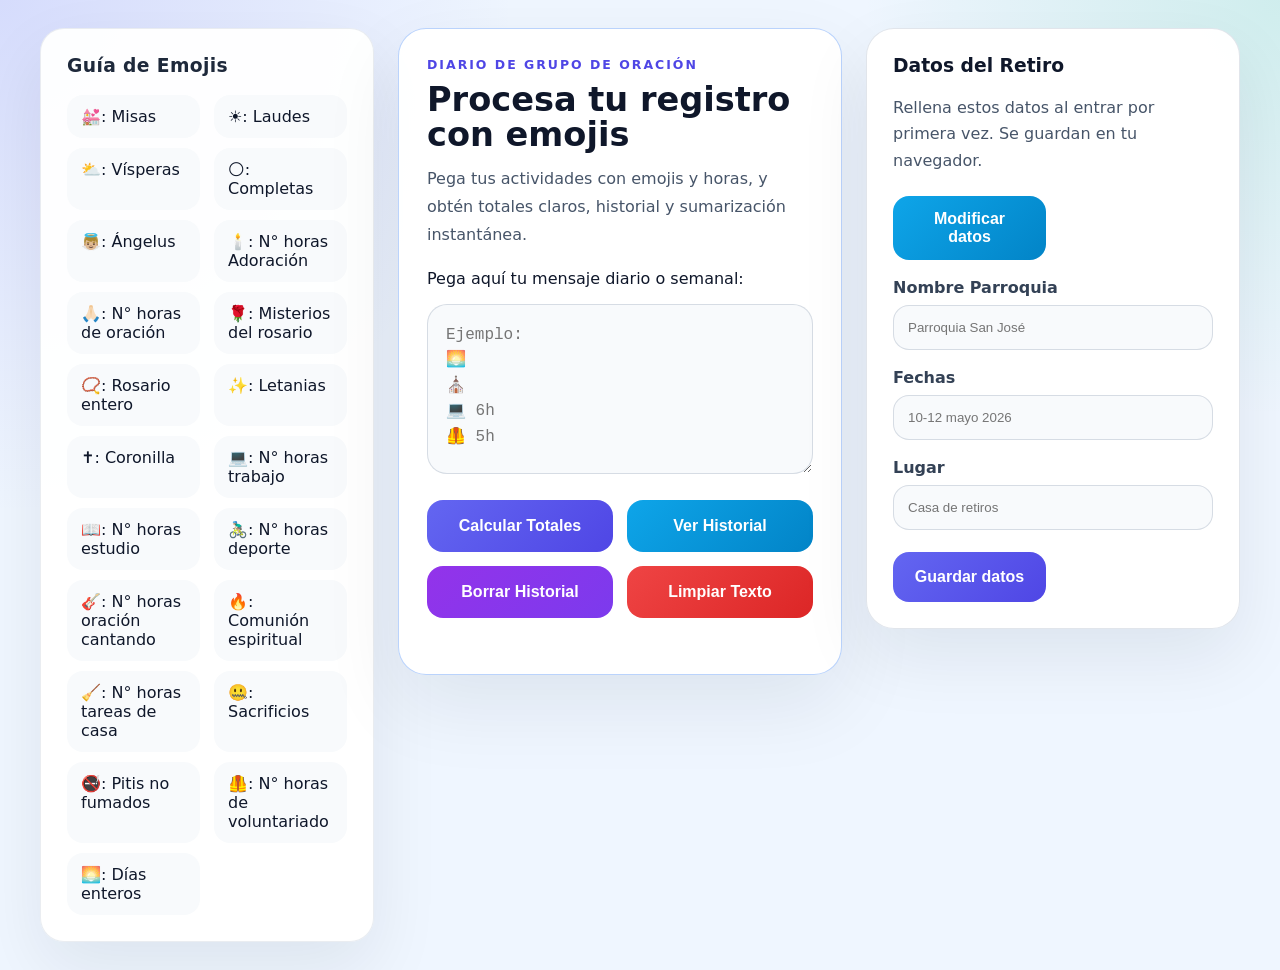
<file: index.html>
<!DOCTYPE html>
<html lang="es">
<head>
    <meta charset="UTF-8">
    <meta name="viewport" content="width=device-width, initial-scale=1.0">
    <title>Mi Diario de Actividad</title>
    <link rel="stylesheet" href="styles.css">
</head>
<body>

<div class="main">
    <div class="guide">
        <h3>Guía de Emojis</h3>
        <ul>
            <li onclick="insertEmoji('💒')">💒: Misas</li>
            <li onclick="insertEmoji('☀️')">☀️: Laudes</li>
            <li onclick="insertEmoji('⛅')">⛅: Vísperas</li>
            <li onclick="insertEmoji('🌕')">🌕: Completas</li>
            <li onclick="insertEmoji('👼🏼')">👼🏼: Ángelus</li>
            <li onclick="insertEmoji('🕯️')">🕯️: N° horas Adoración</li>
            <li onclick="insertEmoji('🙏🏻')">🙏🏻: N° horas de oración</li>
            <li onclick="insertEmoji('🌹')">🌹: Misterios del rosario</li>
            <li onclick="insertEmoji('📿')">📿: Rosario entero</li>
            <li onclick="insertEmoji('✨')">✨: Letanias</li>
            <li onclick="insertEmoji('✝️')">✝️: Coronilla</li>
            <li onclick="insertEmoji('💻')">💻: N° horas trabajo</li>
            <li onclick="insertEmoji('📖')">📖: N° horas estudio</li>
            <li onclick="insertEmoji('🚴🏼‍♂')">🚴🏼‍♂: N° horas deporte</li>
            <li onclick="insertEmoji('🎸')">🎸: N° horas oración cantando</li>
            <li onclick="insertEmoji('🔥')">🔥: Comunión espiritual</li>
            <li onclick="insertEmoji('🧹')">🧹: N° horas tareas de casa</li>
            <li onclick="insertEmoji('🤐')">🤐: Sacrificios</li>
            <li onclick="insertEmoji('🚭')">🚭: Pitis no fumados</li>
            <li onclick="insertEmoji('🦺')">🦺: N° horas de voluntariado</li>
            <li onclick="insertEmoji('🌅')">🌅: Días enteros</li>
        </ul>
    </div>

    <div class="container">
        <header class="app-header">
            <div>
                <p class="eyebrow">Diario de Grupo de Oración</p>
                <h1>Procesa tu registro con emojis</h1>
                <p class="subtitle">Pega tus actividades con emojis y horas, y obtén totales claros, historial y sumarización instantánea.</p>
            </div>
        </header>

        <div class="mobile-dropdown">
            <label for="emojiSelect">Selecciona un emoji:</label>
            <select id="emojiSelect" onchange="insertEmojiFromSelect(this.value)">
                <option value="">-- Elige un emoji --</option>
                <option value="💒">💒: Misas</option>
                <option value="☀️">☀️: Laudes</option>
                <option value="⛅">⛅: Vísperas</option>
                <option value="🌕">🌕: Completas</option>
                <option value="👼🏼">👼🏼: Ángelus</option>
                <option value="🕯️">🕯️: N° horas Adoración</option>
                <option value="🙏🏻">🙏🏻: N° horas de oración</option>
                <option value="🌹">🌹: Misterios del rosario</option>
                <option value="📿">📿: Rosario entero</option>
                <option value="✨">✨: Letanias</option>
                <option value="✝️">✝️: Coronilla</option>
                <option value="💻">💻: N° horas trabajo</option>
                <option value="📖">📖: N° horas estudio</option>
                <option value="🚴🏼‍♂">🚴🏼‍♂: N° horas deporte</option>
                <option value="🎸">🎸: N° horas oración cantando</option>
                <option value="🔥">🔥: Comunión espiritual</option>
                <option value="🧹">🧹: N° horas tareas de casa</option>
                <option value="🤐">🤐: Sacrificios</option>
                <option value="🚭">🚭: Pitis no fumados</option>
                <option value="🦺">🦺: N° horas de voluntariado</option>
                <option value="🌅">🌅: Días enteros</option>
            </select>
        </div>

        <p>Pega aquí tu mensaje diario o semanal:</p>
        <textarea id="inputData" placeholder="Ejemplo:&#10;🌅&#10;⛪️&#10;💻 6h&#10;🦺 5h"></textarea>

        <div class="button-group">
            <button class="primary" onclick="procesarDatos()">Calcular Totales</button>
            <button class="secondary" onclick="mostrarHistorial()">Ver Historial</button>
            <button class="accent" onclick="limpiarHistorial()">Borrar Historial</button>
            <button class="danger" onclick="limpiarTexto()">Limpiar Texto</button>
        </div>

        <div id="output" class="results"></div>
    </div>

    <aside class="sidebar">
        <div class="retiro-card">
            <h3>Datos del Retiro</h3>
            <p class="sidebar-description">Rellena estos datos al entrar por primera vez. Se guardan en tu navegador.</p>
            <div id="retiroSummary" class="retiro-summary hidden"></div>
            <div id="retiroActions" class="button-group sidebar-actions hidden">
                <button type="button" class="secondary" onclick="editarDatosRetiro()">Modificar datos</button>
            </div>
            <form id="retiroForm" class="retiro-form" onsubmit="guardarDatosRetiro(event)">
                <label for="nombreParroquia">Nombre Parroquia</label>
                <input id="nombreParroquia" type="text" placeholder="Parroquia San José" required>
                <label for="fechasRetiro">Fechas</label>
                <input id="fechasRetiro" type="text" placeholder="10-12 mayo 2026" required>
                <label for="lugarRetiro">Lugar</label>
                <input id="lugarRetiro" type="text" placeholder="Casa de retiros" required>
                <div class="button-group sidebar-buttons">
                    <button type="submit" class="primary">Guardar datos</button>
                </div>
            </form>
        </div>
    </aside>
</div>

<script defer src="script.js"></script>

</body>
</html>
</file>
<file: styles.css>
body {
    font-family: Inter, system-ui, -apple-system, BlinkMacSystemFont, 'Segoe UI', sans-serif;
    background: radial-gradient(circle at top left, rgba(99,102,241,0.18), transparent 32%),
                radial-gradient(circle at top right, rgba(16,185,129,0.14), transparent 26%),
                #eff6ff;
    color: #0f172a;
    min-height: 100vh;
    margin: 0;
    padding: 28px;
    display: flex;
    justify-content: center;
    align-items: flex-start;
}

.main {
    display: flex;
    width: 100%;
    max-width: 1200px;
    gap: 24px;
    align-items: flex-start;
}

.guide {
    background: rgba(255, 255, 255, 0.95);
    padding: 26px;
    border-radius: 24px;
    border: 1px solid rgba(148, 163, 184, 0.2);
    box-shadow: 0 28px 70px rgba(15, 23, 42, 0.08);
    width: 280px;
    min-width: 260px;
}

.sidebar {
    width: 320px;
    min-width: 280px;
    background: rgba(255, 255, 255, 0.98);
    padding: 26px;
    border-radius: 28px;
    border: 1px solid rgba(148, 163, 184, 0.28);
    box-shadow: 0 28px 70px rgba(15, 23, 42, 0.08);
}

.retiro-card h3 {
    margin-top: 0;
}

.sidebar-description {
    color: #475569;
    line-height: 1.65;
    margin-bottom: 18px;
}

.retiro-form label {
    display: block;
    margin-top: 18px;
    margin-bottom: 8px;
    font-weight: 700;
    color: #334155;
}

.retiro-form input {
    width: 100%;
    padding: 14px;
    border-radius: 16px;
    border: 1px solid rgba(148, 163, 184, 0.35);
    background: #f8fafc;
    color: #0f172a;
    box-sizing: border-box;
    transition: border-color 0.2s ease, box-shadow 0.2s ease;
}

.retiro-form input:focus {
    outline: none;
    border-color: #6366f1;
    box-shadow: 0 0 0 4px rgba(99, 102, 241, 0.12);
}

.retiro-summary {
    margin-bottom: 18px;
    padding: 18px;
    background: #f8fafc;
    border-radius: 20px;
    border: 1px solid rgba(148, 163, 184, 0.35);
    color: #0f172a;
}

.hidden {
    display: none;
}

.sidebar-buttons {
    grid-template-columns: repeat(2, minmax(0, 1fr));
    margin-top: 18px;
}

.sidebar-buttons button {
    min-height: 50px;
}

.guide h3 {
    margin-top: 0;
    letter-spacing: 0.02em;
    color: #1e293b;
}

.guide p {
    color: #475569;
    line-height: 1.7;
}

.guide ul {
    list-style: none;
    padding: 0;
    margin: 0;
    display: grid;
    grid-template-columns: 1fr 1fr;
    gap: 10px 14px;
}

.guide li {
    padding: 12px 14px;
    border-radius: 16px;
    background: #f8fafc;
    cursor: pointer;
    transition: transform 0.2s ease, background 0.2s ease, box-shadow 0.2s ease;
}

.guide li:hover {
    background: #e2e8f0;
    transform: translateY(-1px);
    box-shadow: 0 8px 16px rgba(15, 23, 42, 0.08);
}

.container {
    background: rgba(255, 255, 255, 0.96);
    padding: 28px;
    border-radius: 28px;
    border: 1px solid rgba(59, 130, 246, 0.35);
    box-shadow: 0 30px 80px rgba(15, 23, 42, 0.08);
    flex: 1 1 0;
    min-width: 0;
}

.mobile-dropdown select {
    width: 100%;
    padding: 14px;
    border-radius: 16px;
    border: 1px solid rgba(59, 130, 246, 0.35);
    font-size: 1rem;
    background: #ffffff;
    color: #0f172a;
}

.app-header {
    display: flex;
    flex-wrap: wrap;
    justify-content: space-between;
    gap: 18px;
    margin-bottom: 20px;
}

.app-header .eyebrow {
    margin: 0 0 10px;
    text-transform: uppercase;
    letter-spacing: 0.16em;
    font-size: 0.78rem;
    color: #4f46e5;
    font-weight: 700;
}

.app-header h1 {
    margin: 0;
    font-size: clamp(2.1rem, 2.5vw, 2.8rem);
    line-height: 1.05;
}

.app-header .subtitle {
    margin: 12px 0 0;
    max-width: 60ch;
    color: #475569;
    font-size: 1rem;
    line-height: 1.75;
}

textarea {
    width: 100%;
    min-height: 170px;
    border: 1px solid rgba(148, 163, 184, 0.35);
    border-radius: 20px;
    padding: 18px;
    box-sizing: border-box;
    font-size: 1rem;
    line-height: 1.6;
    resize: vertical;
    background: #f8fafc;
    color: #12263f;
    transition: border-color 0.2s ease, box-shadow 0.2s ease;
}

textarea:focus {
    outline: none;
    border-color: #6366f1;
    box-shadow: 0 0 0 4px rgba(99, 102, 241, 0.12);
}

.button-group {
    display: grid;
    grid-template-columns: repeat(2, minmax(0, 1fr));
    gap: 14px;
    margin-top: 22px;
}

button {
    color: white;
    border: none;
    padding: 14px 18px;
    border-radius: 16px;
    cursor: pointer;
    font-size: 1rem;
    font-weight: 700;
    transition: transform 0.2s ease, box-shadow 0.2s ease, opacity 0.2s ease;
    min-height: 52px;
}

button:hover {
    transform: translateY(-1px);
    box-shadow: 0 14px 30px rgba(15, 23, 42, 0.12);
}

button.primary { background: linear-gradient(135deg, #6366f1, #4f46e5); }
button.secondary { background: linear-gradient(135deg, #0ea5e9, #0284c7); }
button.accent { background: linear-gradient(135deg, #9333ea, #7c3aed); }
button.danger { background: linear-gradient(135deg, #ef4444, #dc2626); }

.mobile-dropdown { display: none; margin-bottom: 18px; }

.mobile-dropdown label {
    display: block;
    margin-bottom: 10px;
    font-weight: 700;
    color: #1e293b;
}

.mobile-dropdown select {
    width: 100%;
    padding: 14px;
    border-radius: 16px;
    border: 1px solid rgba(148, 163, 184, 0.35);
    font-size: 1rem;
    background: #ffffff;
    color: #0f172a;
}

.results {
    margin-top: 28px;
    width: 100%;
    overflow-x: auto;
}

table {
    width: 100%;
    min-width: 320px;
    border-collapse: collapse;
    background: #ffffff;
    border-radius: 18px;
    overflow: hidden;
    box-shadow: 0 18px 40px rgba(15, 23, 42, 0.06);
}

th, td {
    border-bottom: 1px solid #eef2ff;
    padding: 16px 18px;
    text-align: left;
}

th {
    background: #f8fafc;
    color: #334155;
    font-weight: 700;
}

tr:hover td {
    background: #f8fafc;
}

.category-header {
    background: #eef2ff;
    font-weight: 700;
}

pre {
    background: #f8fafc;
    padding: 16px;
    border-radius: 18px;
    overflow-x: auto;
    color: #0f172a;
    border: 1px solid rgba(148, 163, 184, 0.25);
}

@media (max-width: 960px) {
    .main { flex-direction: column; gap: 20px; }
    .guide, .container, .sidebar { width: 100%; }
}

@media (max-width: 768px) {
    body {
        padding: 14px;
        min-height: auto;
    }

    .main {
        flex-direction: column;
        gap: 18px;
    }

    .container {
        width: 100%;
        padding: 20px;
    }

    .button-group {
        grid-template-columns: 1fr;
    }

    .button-group button {
        width: 100%;
    }

    .guide {
        display: none;
    }

    .mobile-dropdown {
        display: block;
    }

    .app-header {
        gap: 14px;
        flex-direction: column;
    }

    .app-header h1 {
        font-size: 2rem;
    }

    .app-header .subtitle {
        max-width: 100%;
    }

    textarea {
        min-height: 170px;
    }

    .results {
        margin-top: 20px;
    }

    table {
        font-size: 0.95rem;
    }
}
</file>
